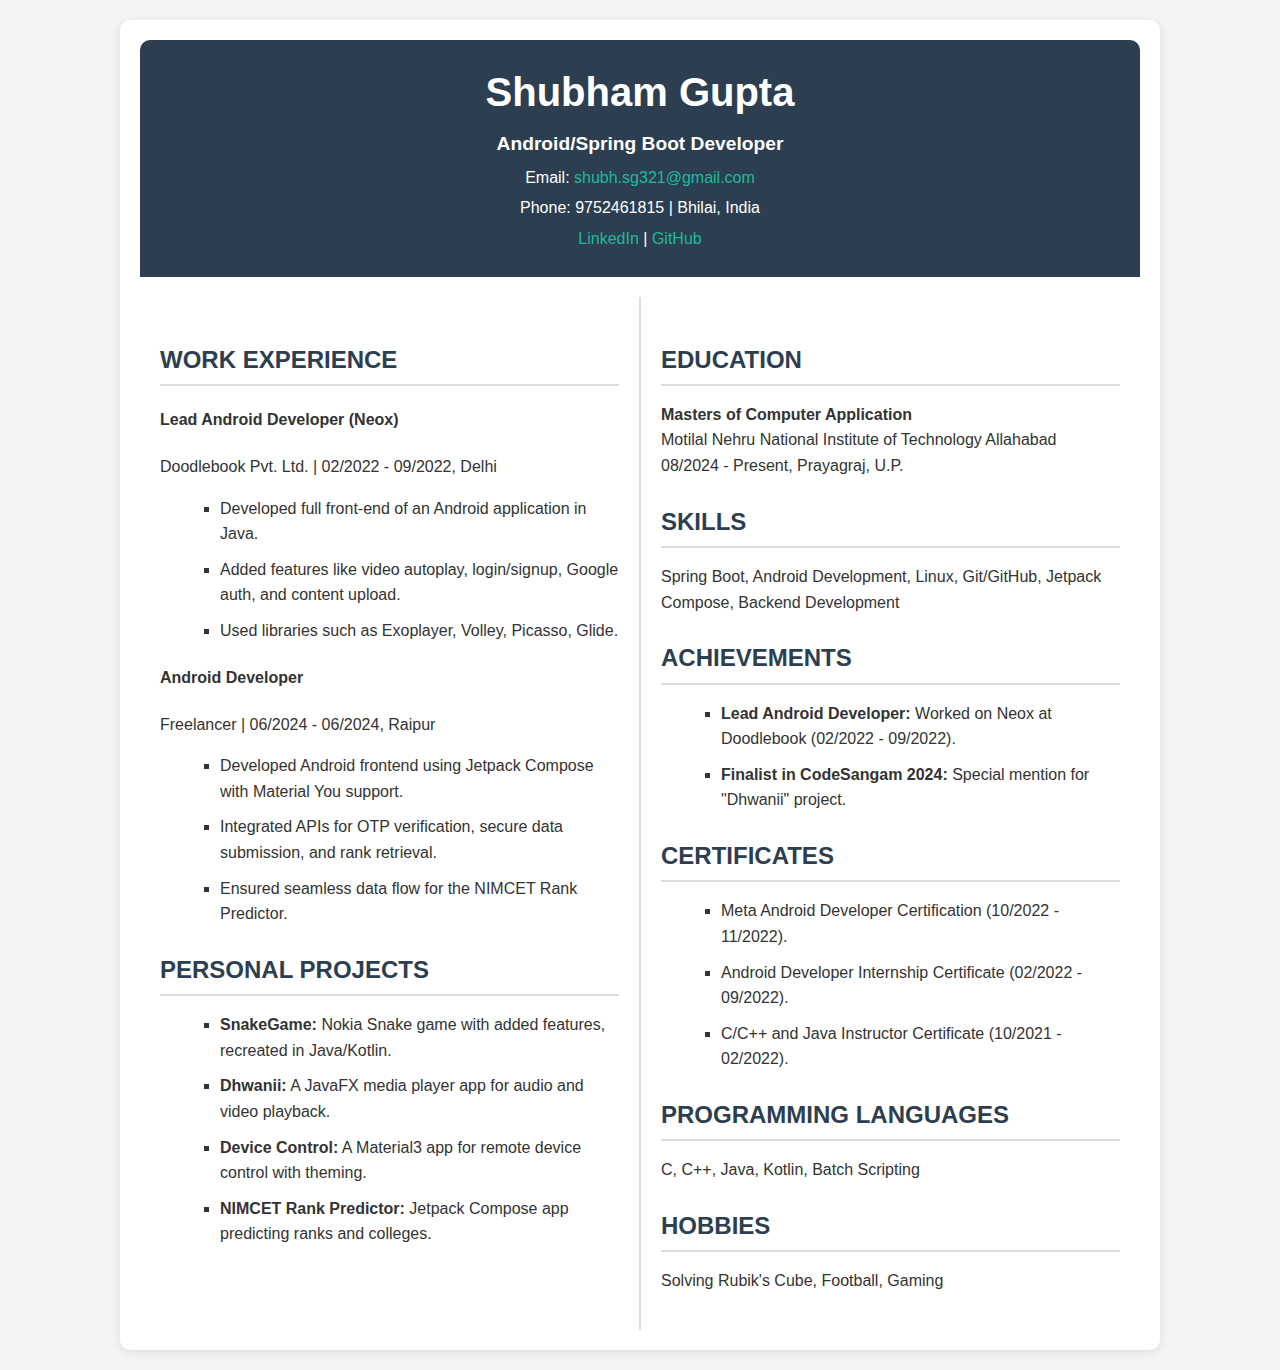
<file: index.html>
<html>
<head>
    <link rel="stylesheet" href="styles.css">
    <title>Shubham Gupta - CV</title>
</head>
<body>
    <div class="container">
        <header>
            <h1>Shubham Gupta</h1>
            <h2>Android/Spring Boot Developer</h2>
            <p>Email: <a href="mailto:shubh.sg321@gmail.com">shubh.sg321@gmail.com</a></p>
            <p>Phone: 9752461815 | Bhilai, India</p>
            <p><a href="https://linkedin.com/in/shubham-gupta-593787219">LinkedIn</a> | <a href="https://github.com/kanha321">GitHub</a></p>
        </header>

        <div class="content">
            <div class="left-column">
                <section>
                    <h3>WORK EXPERIENCE</h3>
                    <div>
                        <h4>Lead Android Developer (Neox)</h4>
                        <p>Doodlebook Pvt. Ltd. | 02/2022 - 09/2022, Delhi</p>
                        <ul>
                            <li>Developed full front-end of an Android application in Java.</li>
                            <li>Added features like video autoplay, login/signup, Google auth, and content upload.</li>
                            <li>Used libraries such as Exoplayer, Volley, Picasso, Glide.</li>
                        </ul>
                    </div>
                    <div>
                        <h4>Android Developer</h4>
                        <p>Freelancer | 06/2024 - 06/2024, Raipur</p>
                        <ul>
                            <li>Developed Android frontend using Jetpack Compose with Material You support.</li>
                            <li>Integrated APIs for OTP verification, secure data submission, and rank retrieval.</li>
                            <li>Ensured seamless data flow for the NIMCET Rank Predictor.</li>
                        </ul>
                    </div>
                </section>

                <section>
                    <h3>PERSONAL PROJECTS</h3>
                    <ul>
                        <li><b>SnakeGame:</b> Nokia Snake game with added features, recreated in Java/Kotlin.</li>
                        <li><b>Dhwanii:</b> A JavaFX media player app for audio and video playback.</li>
                        <li><b>Device Control:</b> A Material3 app for remote device control with theming.</li>
                        <li><b>NIMCET Rank Predictor:</b> Jetpack Compose app predicting ranks and colleges.</li>
                    </ul>
                </section>
            </div>

            <div class="right-column">
                <section>
                    <h3>EDUCATION</h3>
                    <p><b>Masters of Computer Application</b><br>Motilal Nehru National Institute of Technology Allahabad<br>08/2024 - Present, Prayagraj, U.P.</p>
                </section>

                <section>
                    <h3>SKILLS</h3>
                    <p>Spring Boot, Android Development, Linux, Git/GitHub, Jetpack Compose, Backend Development</p>
                </section>

                <section>
                    <h3>ACHIEVEMENTS</h3>
                    <ul>
                        <li><b>Lead Android Developer:</b> Worked on Neox at Doodlebook (02/2022 - 09/2022).</li>
                        <li><b>Finalist in CodeSangam 2024:</b> Special mention for "Dhwanii" project.</li>
                    </ul>
                </section>

                <section>
                    <h3>CERTIFICATES</h3>
                    <ul>
                        <li>Meta Android Developer Certification (10/2022 - 11/2022).</li>
                        <li>Android Developer Internship Certificate (02/2022 - 09/2022).</li>
                        <li>C/C++ and Java Instructor Certificate (10/2021 - 02/2022).</li>
                    </ul>
                </section>

                <section>
                    <h3>PROGRAMMING LANGUAGES</h3>
                    <p>C, C++, Java, Kotlin, Batch Scripting</p>
                </section>

                <section>
                    <h3>HOBBIES</h3>
                    <p>Solving Rubik's Cube, Football, Gaming</p>
                </section>
            </div>
        </div>
    </div>
</body>
</html>
</file>
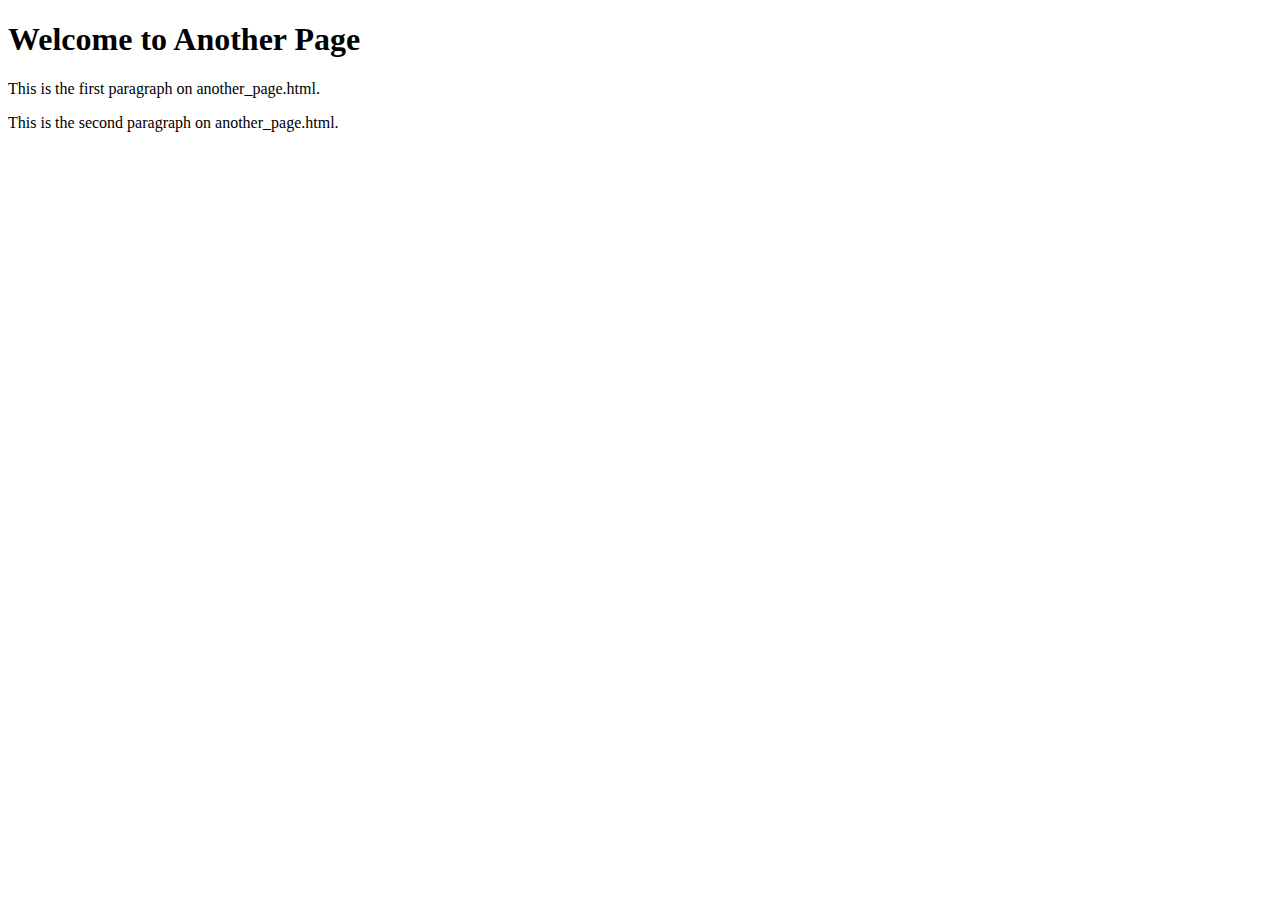
<file: another_page.html>
<!DOCTYPE html>
<html>
<head>
    <title>Another Page</title>
</head>
<body>
    <h1>Welcome to Another Page</h1>
    <p>This is the first paragraph on another_page.html.</p>
    <p>This is the second paragraph on another_page.html.</p>
</body>
</html>
</file>
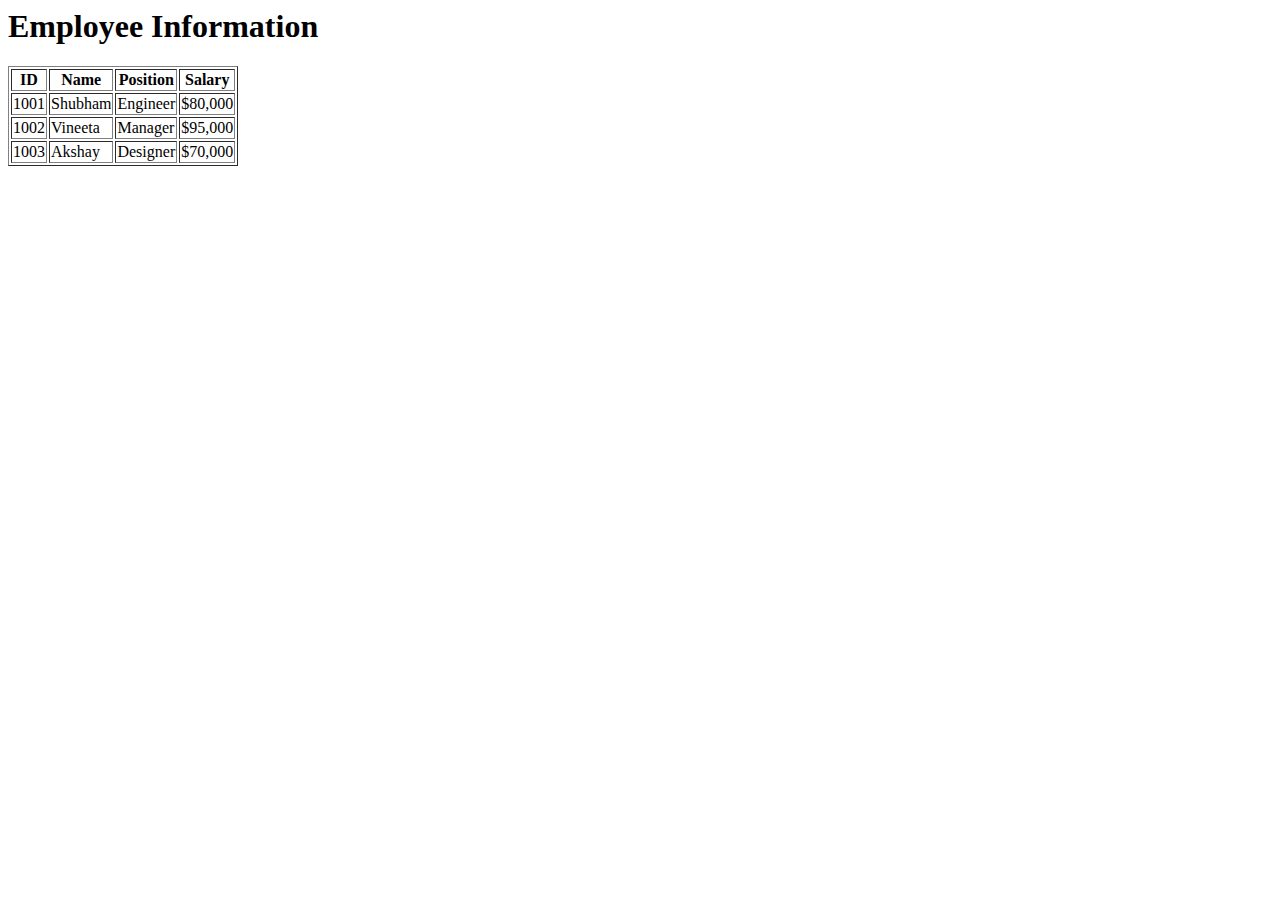
<file: q1.html>
<html>
<head>
    <title>Employee Table</title>
</head>
<body>
    <h1>Employee Information</h1>
    <table border="1">
        <tr><th>ID</th><th>Name</th><th>Position</th><th>Salary</th></tr>
        <tr><td>1001</td><td>Shubham</td><td>Engineer</td><td>$80,000</td></tr>
        <tr><td>1002</td><td>Vineeta</td><td>Manager</td><td>$95,000</td></tr>
        <tr><td>1003</td><td>Akshay</td><td>Designer</td><td>$70,000</td></tr>
    </table>
</body>
</html>
</file>
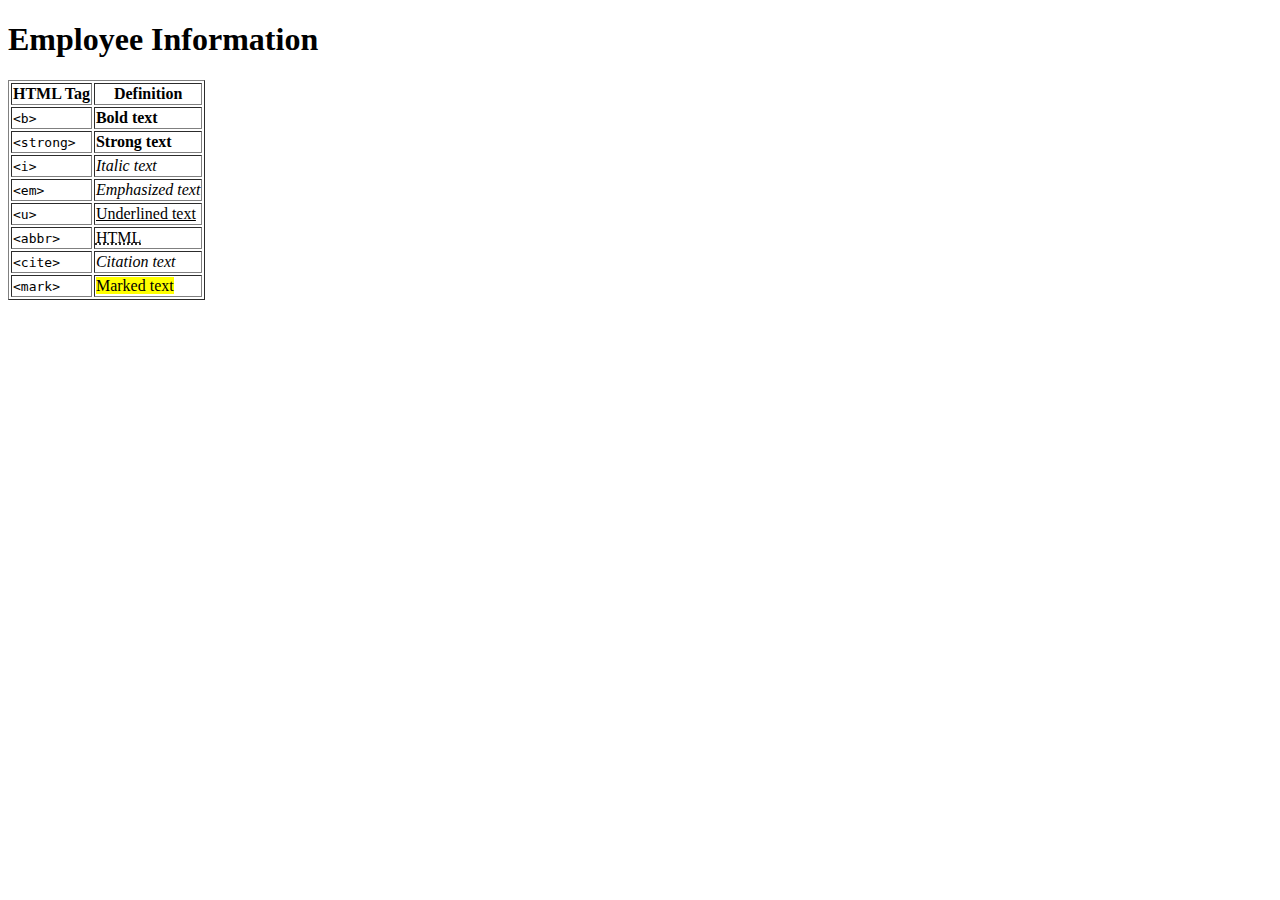
<file: q2.html>
<!DOCTYPE html>
<html>
<head>
    <title>Employee Table</title>
</head>
<body>
    <h1>Employee Information</h1>
    <table border="1">
        <tr><th>HTML Tag</th><th>Definition</th></tr>
        <tr><td><code>&lt;b&gt;</code></td><td><b>Bold text</b></td></tr>
        <tr><td><code>&lt;strong&gt;</code></td><td><strong>Strong text</strong></td></tr>
        <tr><td><code>&lt;i&gt;</code></td><td><i>Italic text</i></td></tr>
        <tr><td><code>&lt;em&gt;</code></td><td><em>Emphasized text</em></td></tr>
        <tr><td><code>&lt;u&gt;</code></td><td><u>Underlined text</u></td></tr>
        <tr><td><code>&lt;abbr&gt;</code></td><td><abbr title="HyperText Markup Language">HTML</abbr></td></tr>
        <tr><td><code>&lt;cite&gt;</code></td><td><cite>Citation text</cite></td></tr>
        <tr><td><code>&lt;mark&gt;</code></td><td><mark>Marked text</mark></td></tr>
    </table>
</body>
</html>
</file>
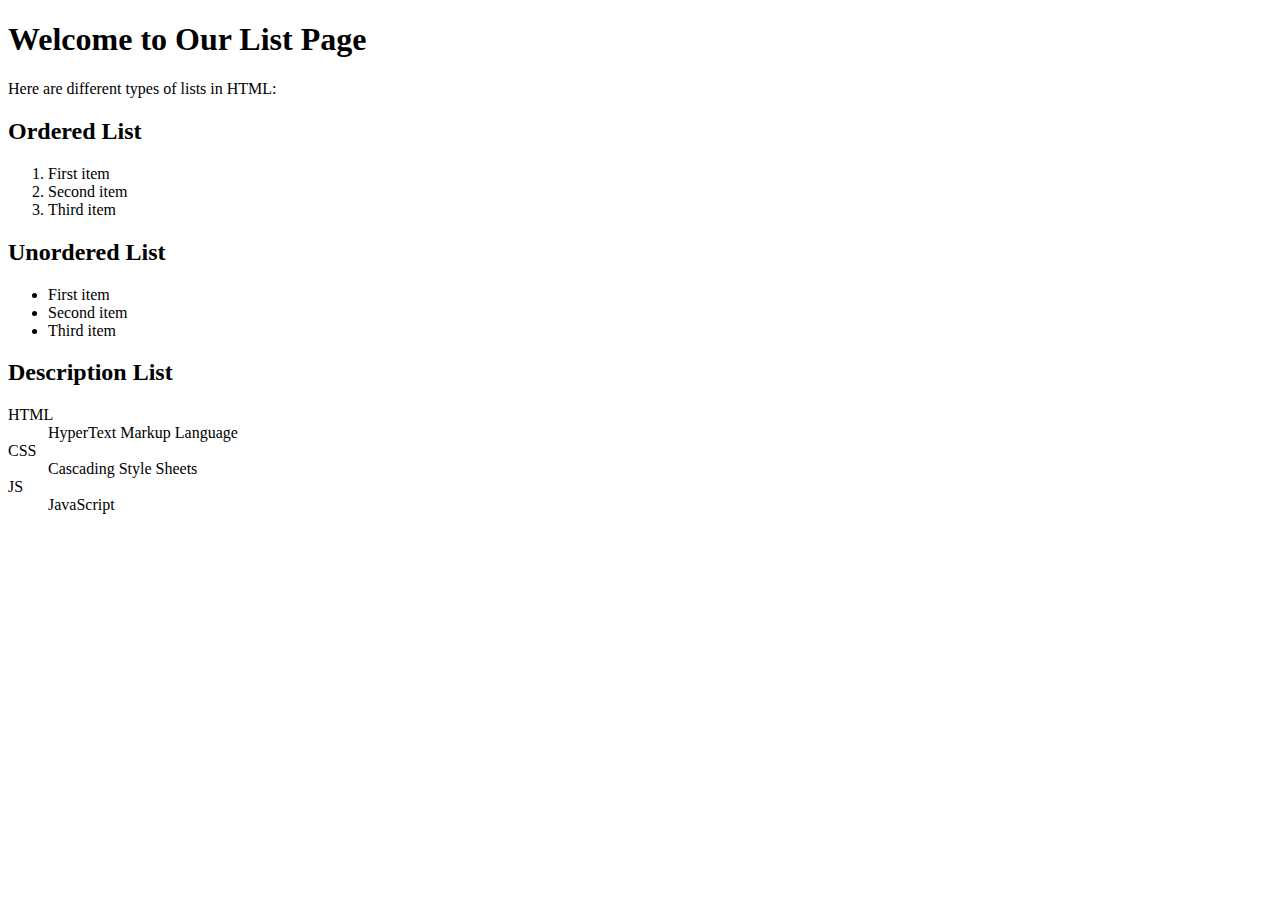
<file: q3.html>
<!DOCTYPE html>
<html>
<head>
    <title>Types of Lists</title>
</head>
<body>
    <h1>Welcome to Our List Page</h1>
    <p>Here are different types of lists in HTML:</p>

    <h2>Ordered List</h2>
    <ol>
        <li>First item</li>
        <li>Second item</li>
        <li>Third item</li>
    </ol>

    <h2>Unordered List</h2>
    <ul>
        <li>First item</li>
        <li>Second item</li>
        <li>Third item</li>
    </ul>

    <h2>Description List</h2>
    <dl>
        <dt>HTML</dt>
        <dd>HyperText Markup Language</dd>
        <dt>CSS</dt>
        <dd>Cascading Style Sheets</dd>
        <dt>JS</dt>
        <dd>JavaScript</dd>
    </dl>
</body>
</html>
</file>
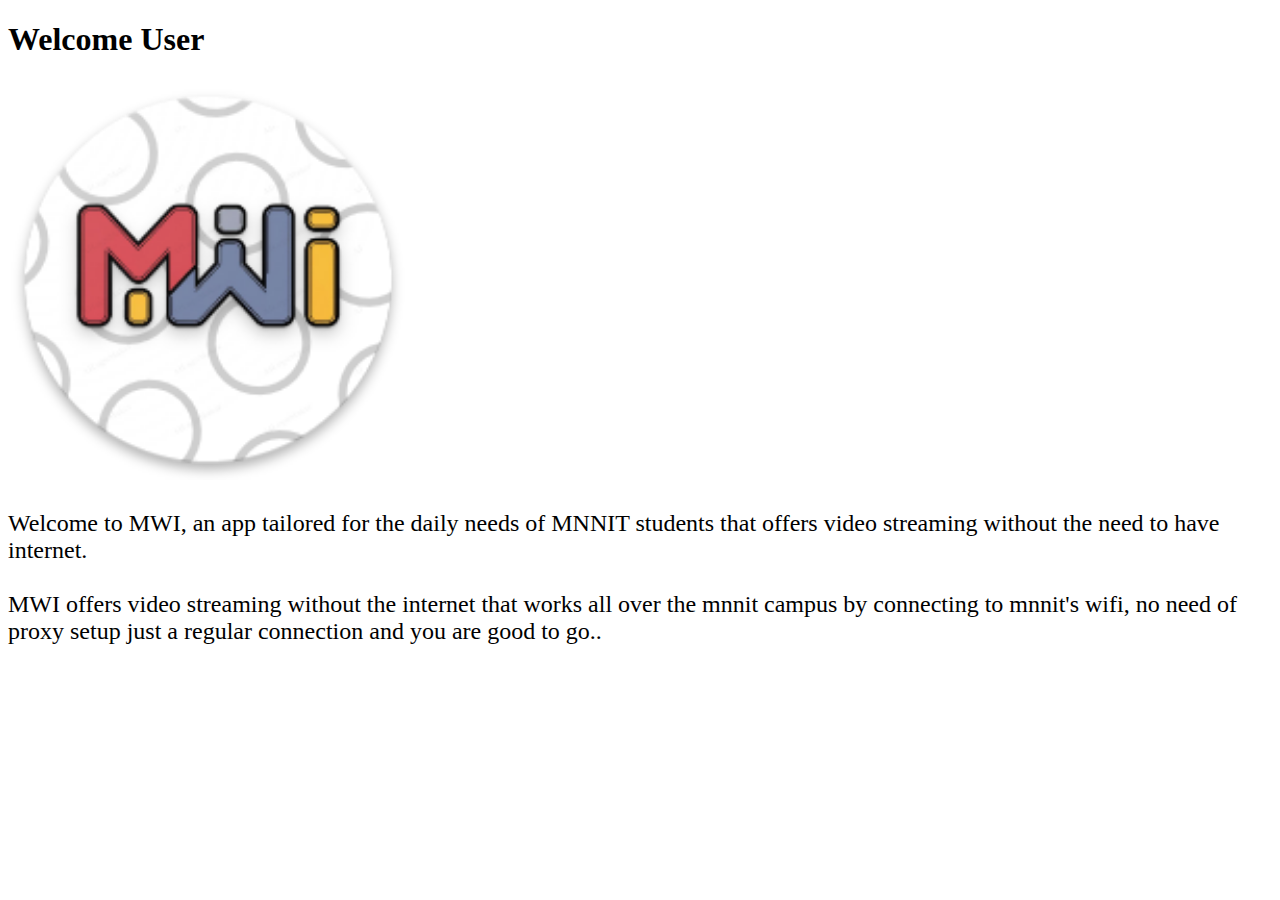
<file: q4.html>
<!DOCTYPE html>
<html>
<head>
    <title>Image Example</title>
</head>
<body>
    <h1>Welcome User</h1>
    <img src="mwi.png" alt="Image of MNNIT" height="400">
    <font size="5">
    	<p>Welcome to MWI, an app tailored for the daily needs of MNNIT students that offers video streaming without the need to have internet.<br><br>MWI offers video streaming without the internet that works all over the mnnit campus by connecting to mnnit's wifi, no need of proxy setup just a regular connection and you are good to go..
    	</p>
    </font>
</body>
</html>
</file>
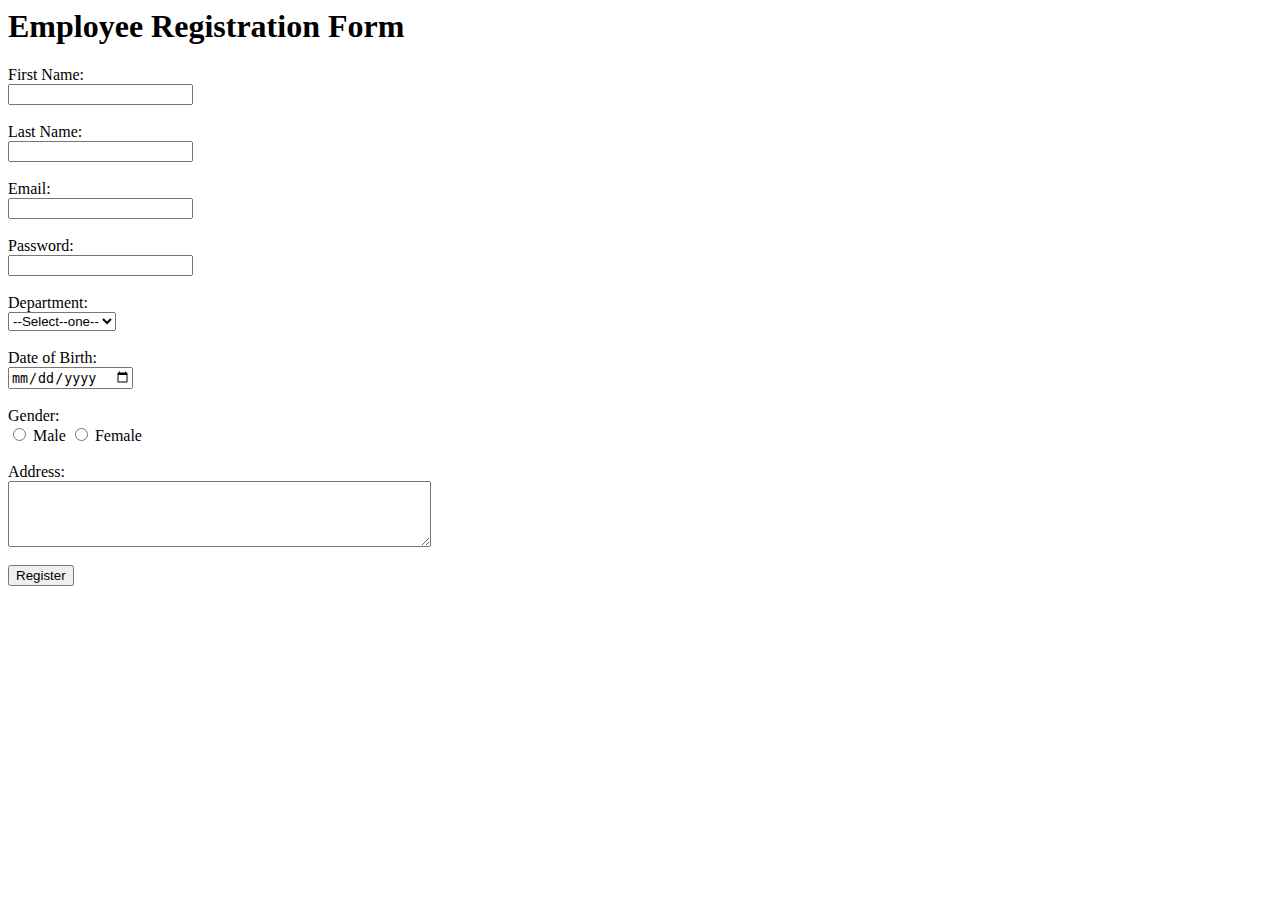
<file: q5.html>
<html>
<head>
    <title>Employee Registration</title>
</head>
<body>
    <h1>Employee Registration Form</h1>
    <form action="/submit_registration" method="post">
        <label for="firstName">First Name:</label><br>
        <input type="text" id="firstName" name="firstName" required><br><br>

        <label for="lastName">Last Name:</label><br>
        <input type="text" id="lastName" name="lastName" required><br><br>

        <label for="email">Email:</label><br>
        <input type="email" id="email" name="email" required><br><br>

        <label for="password">Password:</label><br>
        <input type="password" id="password" name="password" required><br><br>

        <label for="department">Department:</label><br>
        <select id="department" name="department" required>
            <option value="hr">--Select--one--</option>
            <option value="engineering">Engineering</option>
            <option value="marketing">Marketing</option>
            <option value="sales">Sales</option>
        </select><br><br>

        <label for="dob">Date of Birth:</label><br>
        <input type="date" id="dob" name="dob" required><br><br>

        <label for="gender">Gender:</label><br>
        <input type="radio" id="male" name="gender" value="male">
        <label for="male">Male</label>
        <input type="radio" id="female" name="gender" value="female">
        <label for="female">Female</label><br><br>

        <label for="address">Address:</label><br>
        <textarea id="address" name="address" rows="4" cols="50" required></textarea><br><br>

        <input type="submit" value="Register">
    </form>
</body>
</html>
</file>
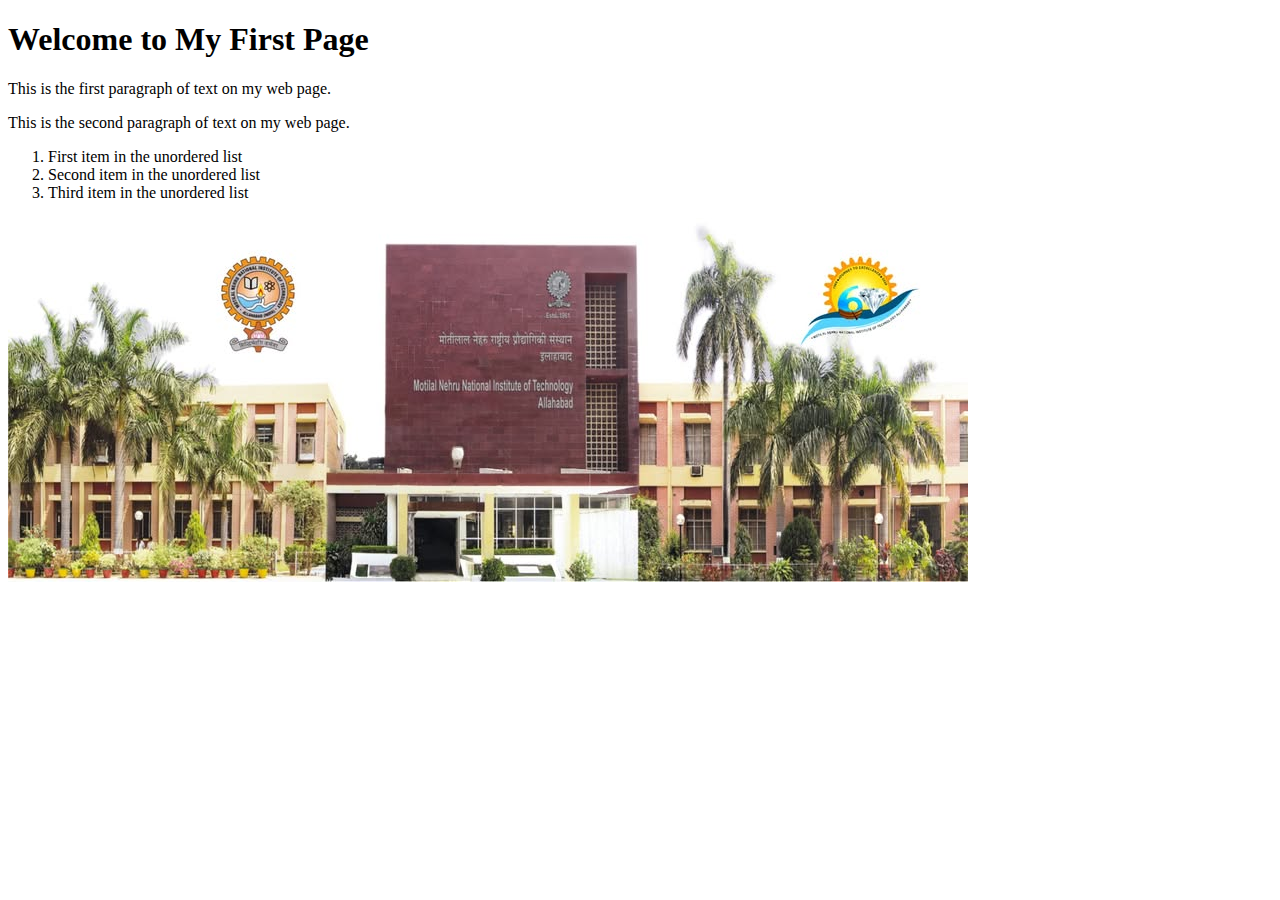
<file: q6.html>
<!DOCTYPE html>
<html>
<head>
    <title>First Page</title>
</head>
<body>
    <h1>Welcome to My First Page</h1>
    <p>This is the first paragraph of text on my web page.</p>
    <p>This is the second paragraph of text on my web page.</p>

    <ol>
        <li>First item in the unordered list</li>
        <li>Second item in the unordered list</li>
        <li>Third item in the unordered list</li>
    </ol>

    <img src="mnnit.jpg" alt="MNNIT Allahabad, Prayagraj">
</body>
</html>
</file>
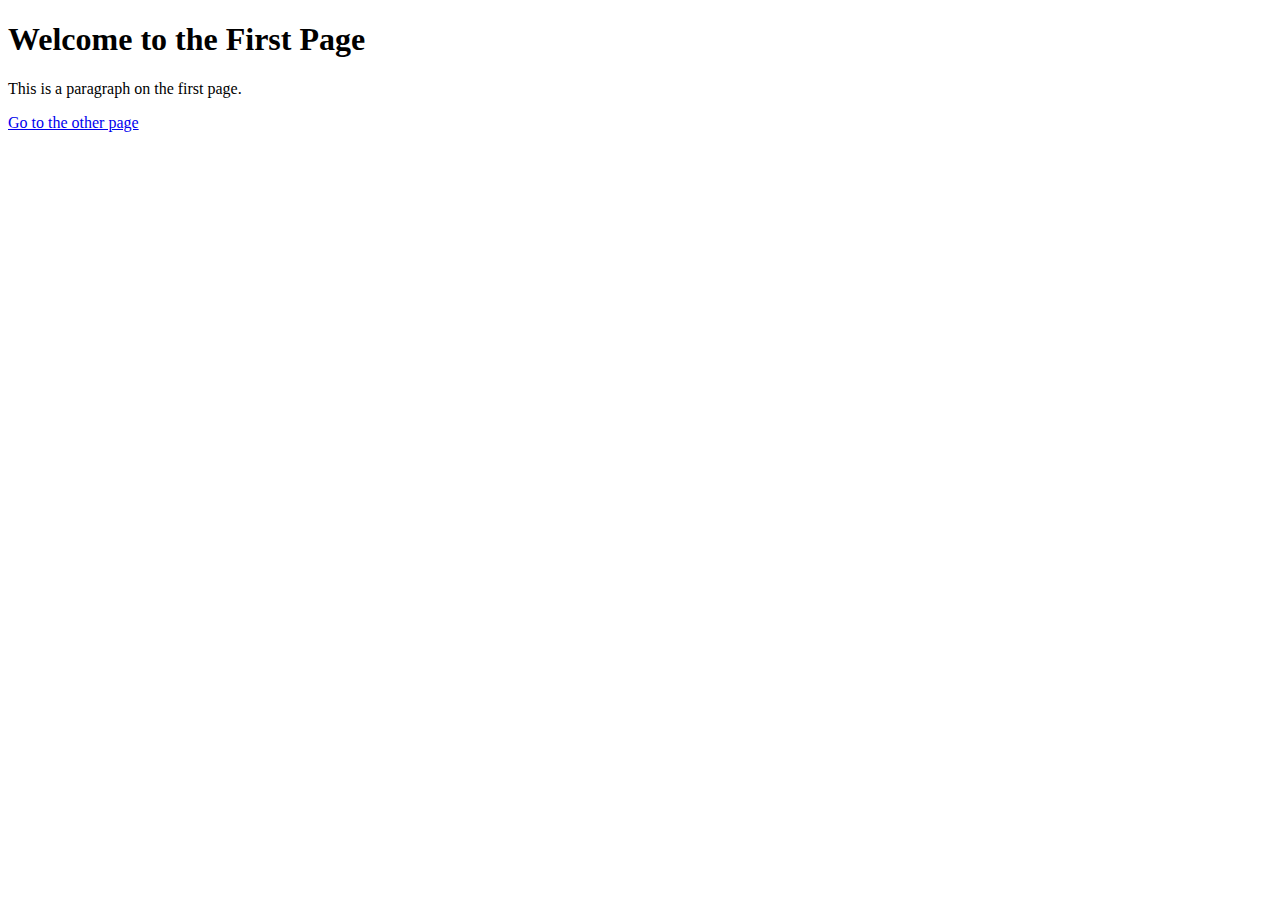
<file: q7.html>
<!DOCTYPE html>
<html>
<head>
    <title>First Page</title>
</head>
<body>
    <h1>Welcome to the First Page</h1>
    <p>This is a paragraph on the first page.</p>
    <a href="another_page.html">Go to the other page</a>
</body>
</html>
</file>
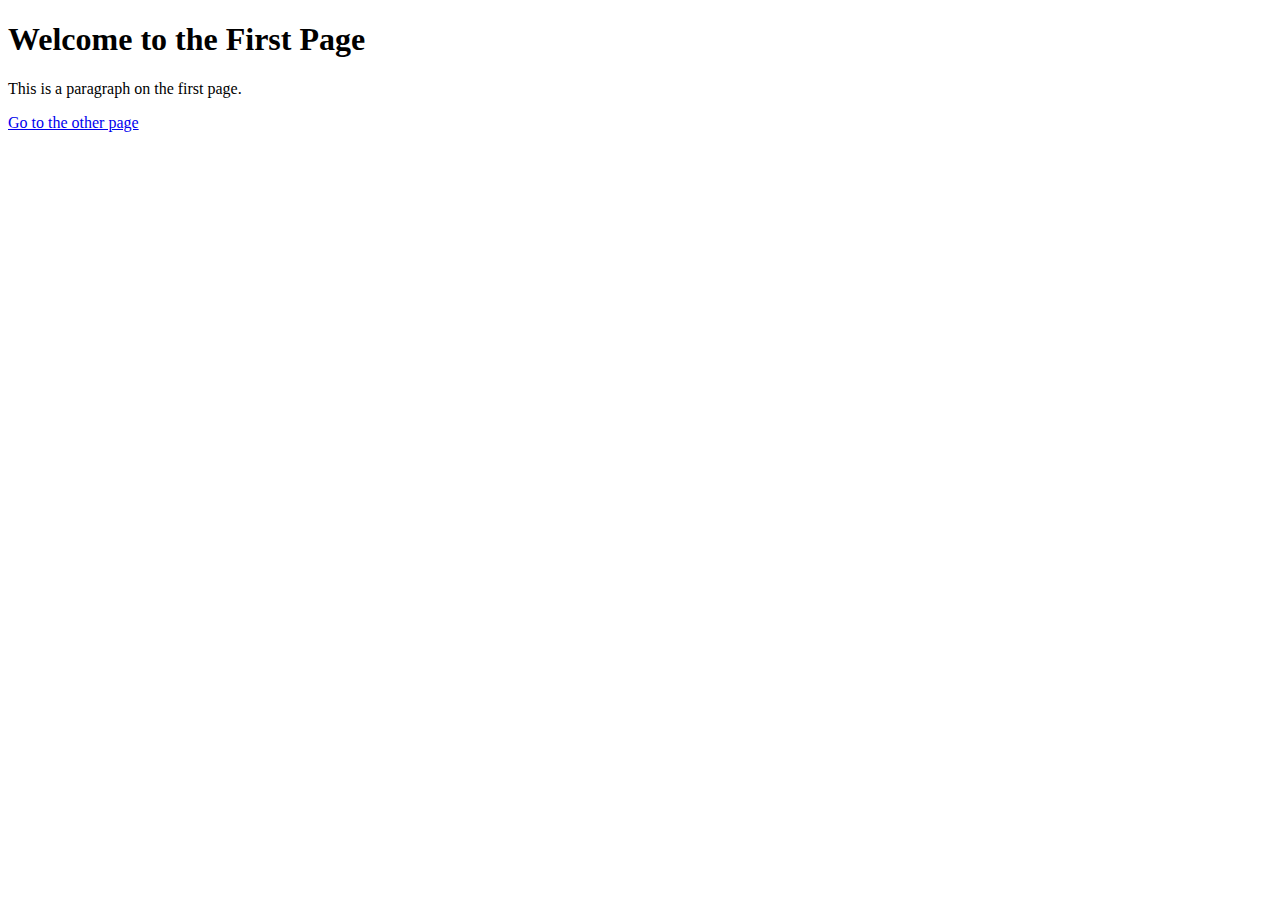
<file: q8.html>
<!DOCTYPE html>
<html>
<head>
    <title>First Page</title>
</head>
<body>
    <h1>Welcome to the First Page</h1>
    <p>This is a paragraph on the first page.</p>
    <a href="another_page.html" title="This leads you to another page.">Go to the other page</a>
</body>
</html>
</file>
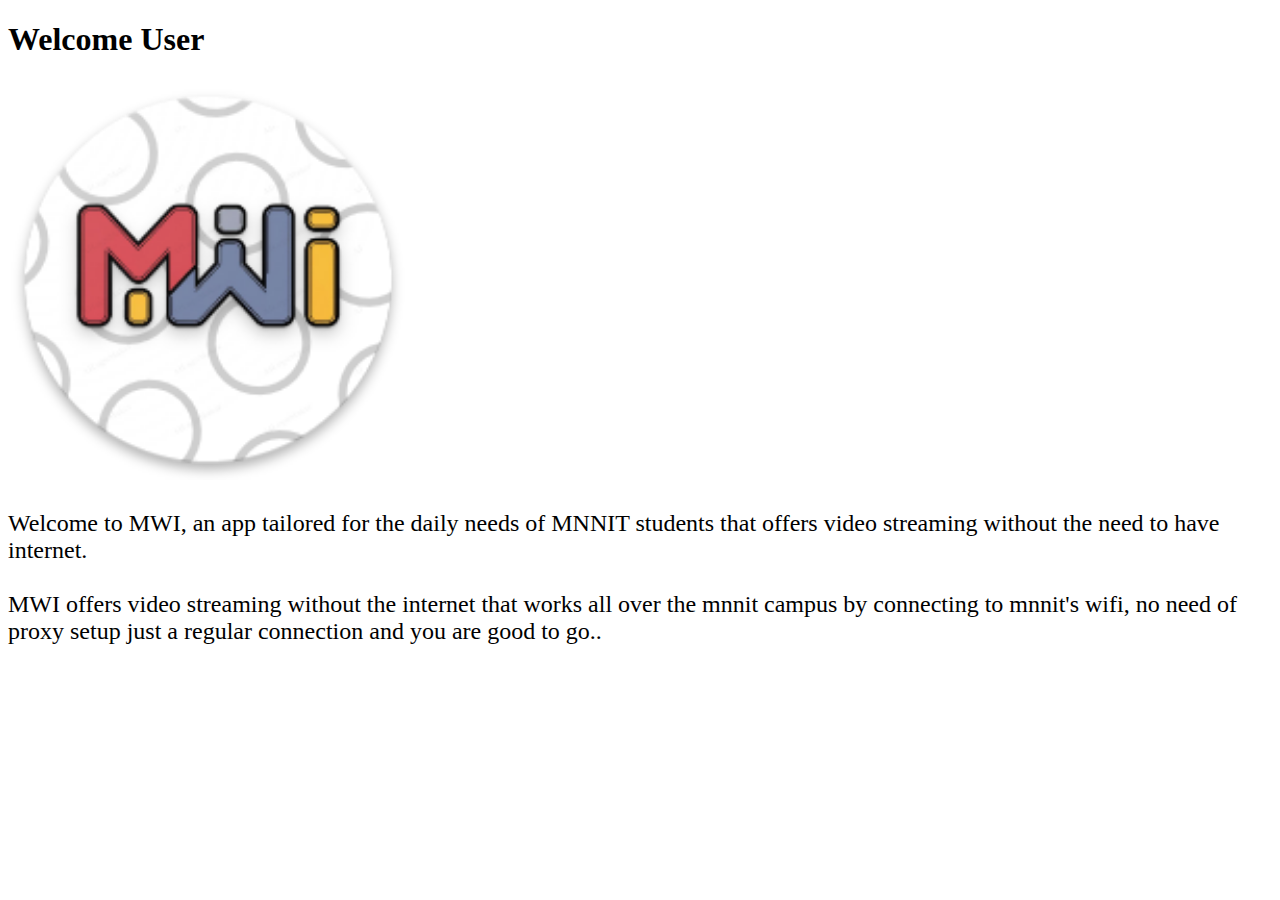
<file: q9.html>
<!DOCTYPE html>
<html>
<head>
    <title>Image Example</title>
</head>
<body>
    <h1>Welcome User</h1>
    <a href = "https://github.com/kanha321/mwi"><img src="mwi.png" alt="Image of MNNIT" height="400"></a>
    <font size="5">
    	<p>Welcome to MWI, an app tailored for the daily needs of MNNIT students that offers video streaming without the need to have internet.<br><br>MWI offers video streaming without the internet that works all over the mnnit campus by connecting to mnnit's wifi, no need of proxy setup just a regular connection and you are good to go..
    	</p>
    </font>
</body>
</html>
</file>
<file: styles.css>
body {
    font-family: Arial, sans-serif;
    line-height: 1.6;
    margin: 0;
    padding: 0;
    background-color: #f4f4f4;
    color: #333;
}

.container {
    max-width: 1000px;
    margin: 20px auto;
    background: white;
    padding: 20px;
    border-radius: 10px;
    box-shadow: 0 2px 10px rgba(0, 0, 0, 0.1);
}

header {
    text-align: center;
    background-color: #2c3e50;
    color: white;
    padding: 20px 0;
    border-radius: 10px 10px 0 0;
}

header h1 {
    font-size: 2.5em;
    margin: 0;
}

header h2 {
    font-size: 1.2em;
    margin: 5px 0;
}

header p {
    margin: 5px 0;
}

header a {
    color: #1abc9c;
    text-decoration: none;
}

header a:hover {
    text-decoration: underline;
}

.content {
    display: flex;
    margin-top: 20px;
}

.left-column, .right-column {
    width: 50%;
    padding: 20px;
}

.left-column {
    border-right: 2px solid #ddd;
}

section h3 {
    font-size: 1.5em;
    color: #2c3e50;
    border-bottom: 2px solid #ddd;
    margin-bottom: 10px;
    padding-bottom: 5px;
}

section ul {
    list-style-type: square;
    margin-left: 20px;
}

section ul li {
    margin-bottom: 10px;
}

footer {
    text-align: center;
    margin-top: 20px;
    font-size: 0.9em;
    color: #666;
}
</file>
